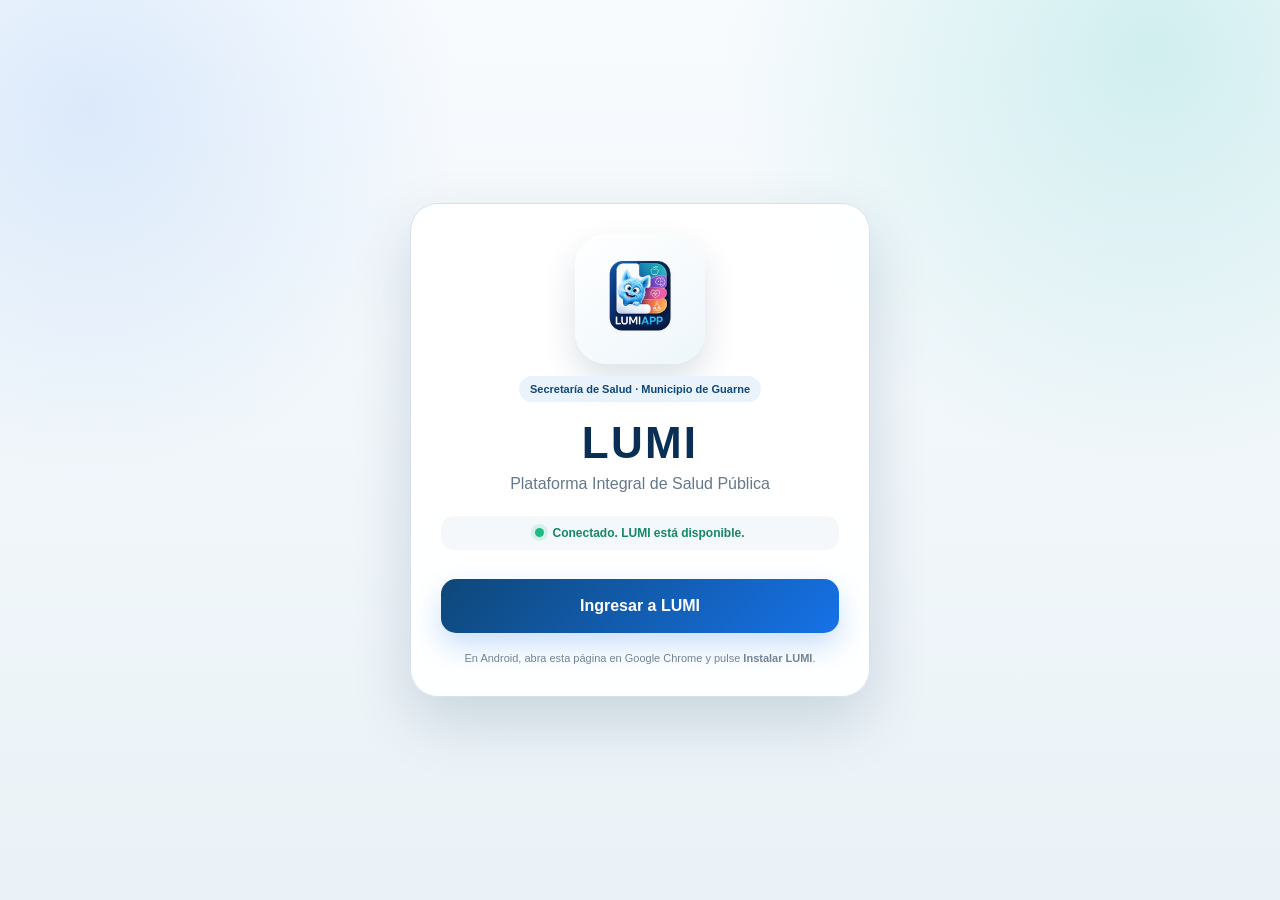
<file: index.html>
<!doctype html>
<html lang="es">
<head>
  <meta charset="UTF-8">

  <meta
    name="viewport"
    content="width=device-width, initial-scale=1, viewport-fit=cover"
  >

  <meta name="theme-color" content="#092f54">
  <meta name="apple-mobile-web-app-capable" content="yes">
  <meta
    name="apple-mobile-web-app-status-bar-style"
    content="black-translucent"
  >
  <meta name="mobile-web-app-capable" content="yes">

  <title>LUMI</title>

  <link rel="manifest" href="./manifest.webmanifest">

  <link
    rel="icon"
    type="image/png"
    sizes="32x32"
    href="./favicon-32.png"
  >

  <link
    rel="apple-touch-icon"
    sizes="180x180"
    href="./apple-touch-icon.png"
  >

  <link rel="stylesheet" href="./styles.css">
</head>

<body>
  <main class="app-shell">
    <section class="welcome-card">

      <div class="logo-wrap">
        <img
          src="./icon-192.png"
          alt="Logo LUMI"
          class="logo"
          width="192"
          height="192"
        >
      </div>

      <span class="institutional-chip">
        Secretaría de Salud · Municipio de Guarne
      </span>

      <h1>LUMI</h1>

      <p class="subtitle">
        Plataforma Integral de Salud Pública
      </p>

      <div class="status-card">
        <span
          id="statusDot"
          class="status-dot"
          aria-hidden="true"
        ></span>

        <span id="connectionStatus">
          Verificando conexión…
        </span>
      </div>

      <button
        id="installButton"
        class="secondary hidden"
        type="button"
      >
        Instalar LUMI
      </button>

      <button
        id="openLumiButton"
        class="primary"
        type="button"
      >
        Ingresar a LUMI
      </button>

      <p class="help">
        En Android, abra esta página en Google Chrome y pulse
        <strong>Instalar LUMI</strong>.
      </p>

    </section>
  </main>

  <script>
    window.LUMI_WEB_APP_URL =
      "https://script.google.com/macros/s/AKfycbzUvDyhUBrwxCwPSPDeOCNpMOiTLcxSpG2gyJUBVOqwBa7UieCPzIq1FF8q9Ox6n6vJkw/exec";
  </script>

  <script src="./app.js"></script>
</body>
</html>
</file>
<file: styles.css>
:root{
  font-family:Inter,Arial,Helvetica,sans-serif;
  color:#102a43;
  background:#eef4f8;
}
*{box-sizing:border-box}
body{
  margin:0;
  min-height:100vh;
  background:
    radial-gradient(circle at 90% 5%,rgba(33,184,174,.18),transparent 30%),
    radial-gradient(circle at 7% 12%,rgba(22,114,232,.12),transparent 26%),
    linear-gradient(180deg,#f8fbfe,#eaf2f7);
}
.app-shell{
  display:grid;
  place-items:center;
  min-height:100vh;
  padding:24px;
}
.welcome-card{
  width:min(460px,100%);
  padding:30px;
  border:1px solid #d6e2eb;
  border-radius:28px;
  background:rgba(255,255,255,.97);
  box-shadow:0 24px 60px rgba(8,45,80,.16);
  text-align:center;
}
.logo-wrap{
  display:grid;
  place-items:center;
  width:130px;
  height:130px;
  margin:0 auto 12px;
  border-radius:32px;
  background:linear-gradient(145deg,#fff,#eef6fb);
  box-shadow:0 16px 34px rgba(9,47,84,.14);
}
.logo{
  width:116px;
  height:116px;
  object-fit:contain;
}
.institutional-chip{
  display:inline-block;
  padding:7px 11px;
  border-radius:999px;
  background:#eaf3fb;
  color:#0e4778;
  font-size:11px;
  font-weight:800;
}
h1{
  margin:16px 0 4px;
  font-size:44px;
  color:#092f54;
  letter-spacing:.05em;
}
.subtitle{
  margin:0 0 20px;
  color:#65788a;
  line-height:1.5;
}
.status-card{
  display:flex;
  align-items:center;
  justify-content:center;
  gap:8px;
  margin:10px 0 18px;
  padding:10px 12px;
  border-radius:13px;
  background:#f5f8fb;
  color:#52697c;
  font-size:12px;
  font-weight:700;
}
.status-dot{
  width:9px;
  height:9px;
  border-radius:50%;
  background:#e0a327;
  box-shadow:0 0 0 4px rgba(224,163,39,.13);
}
button{
  width:100%;
  min-height:54px;
  margin-top:11px;
  border:0;
  border-radius:15px;
  font-size:16px;
  font-weight:850;
  cursor:pointer;
}
.primary{
  color:#fff;
  background:linear-gradient(135deg,#0e4778,#1672e8);
  box-shadow:0 13px 28px rgba(22,114,232,.22);
}
.secondary{
  color:#0e4778;
  background:#eaf3fb;
}
button:disabled{
  opacity:.55;
  cursor:not-allowed;
}
.hidden{display:none}
.help{
  margin:18px 0 0;
  color:#718394;
  font-size:11px;
  line-height:1.45;
}
@media(max-width:520px){
  .app-shell{padding:14px}
  .welcome-card{padding:24px 20px;border-radius:24px}
  .logo-wrap{width:116px;height:116px}
  .logo{width:104px;height:104px}
  h1{font-size:39px}
}
</file>
